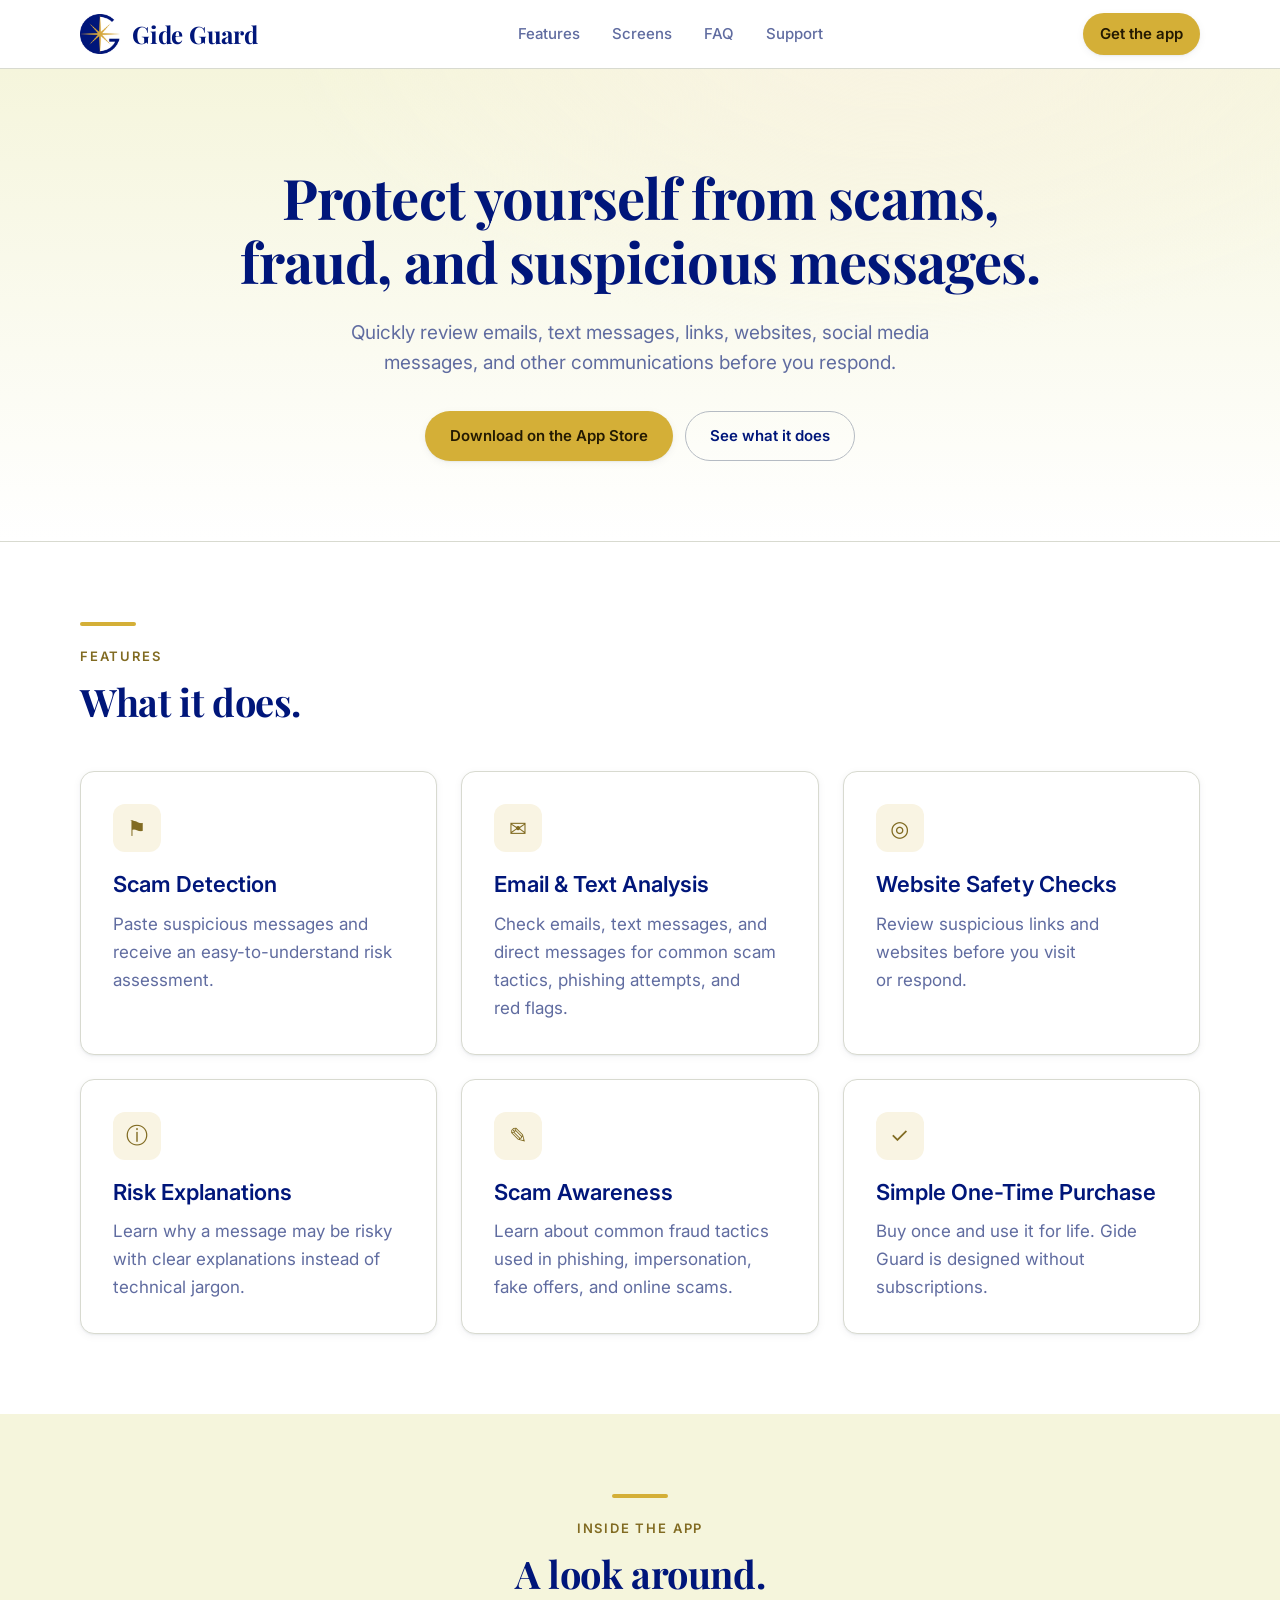
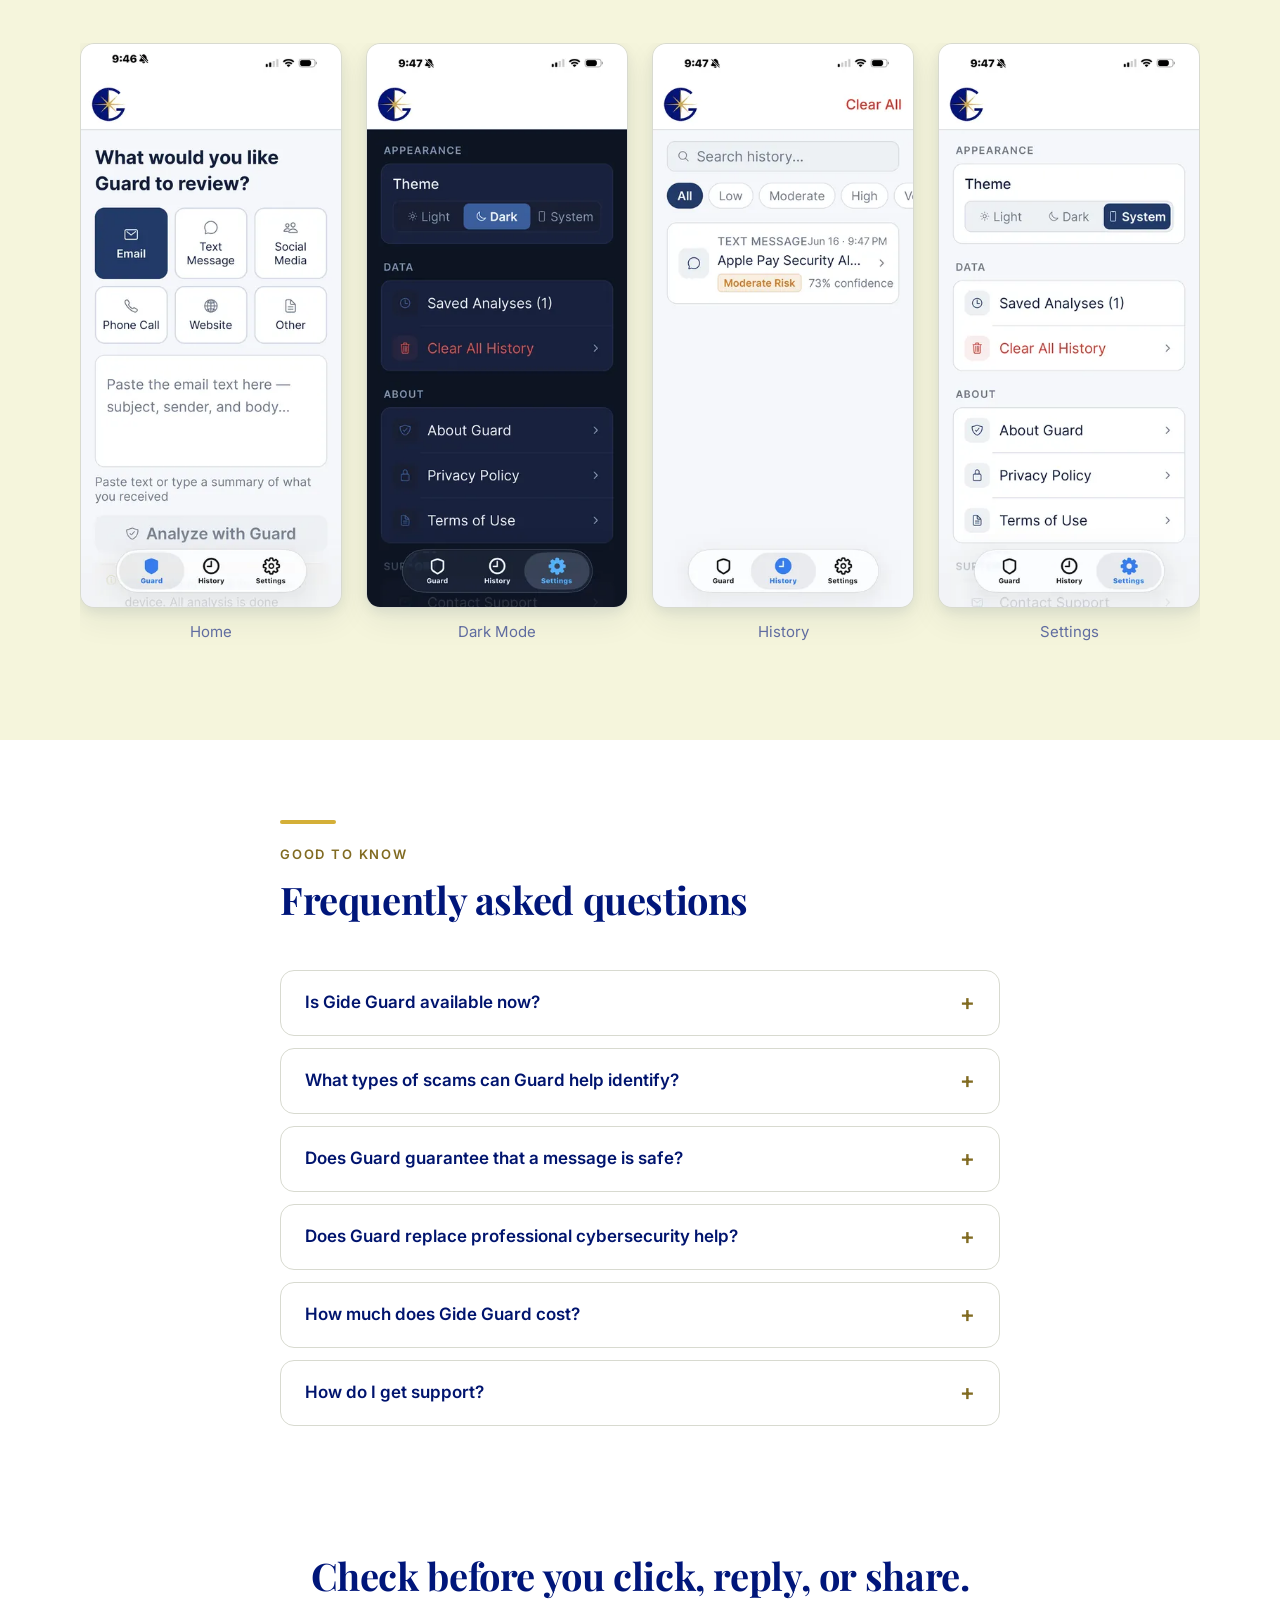
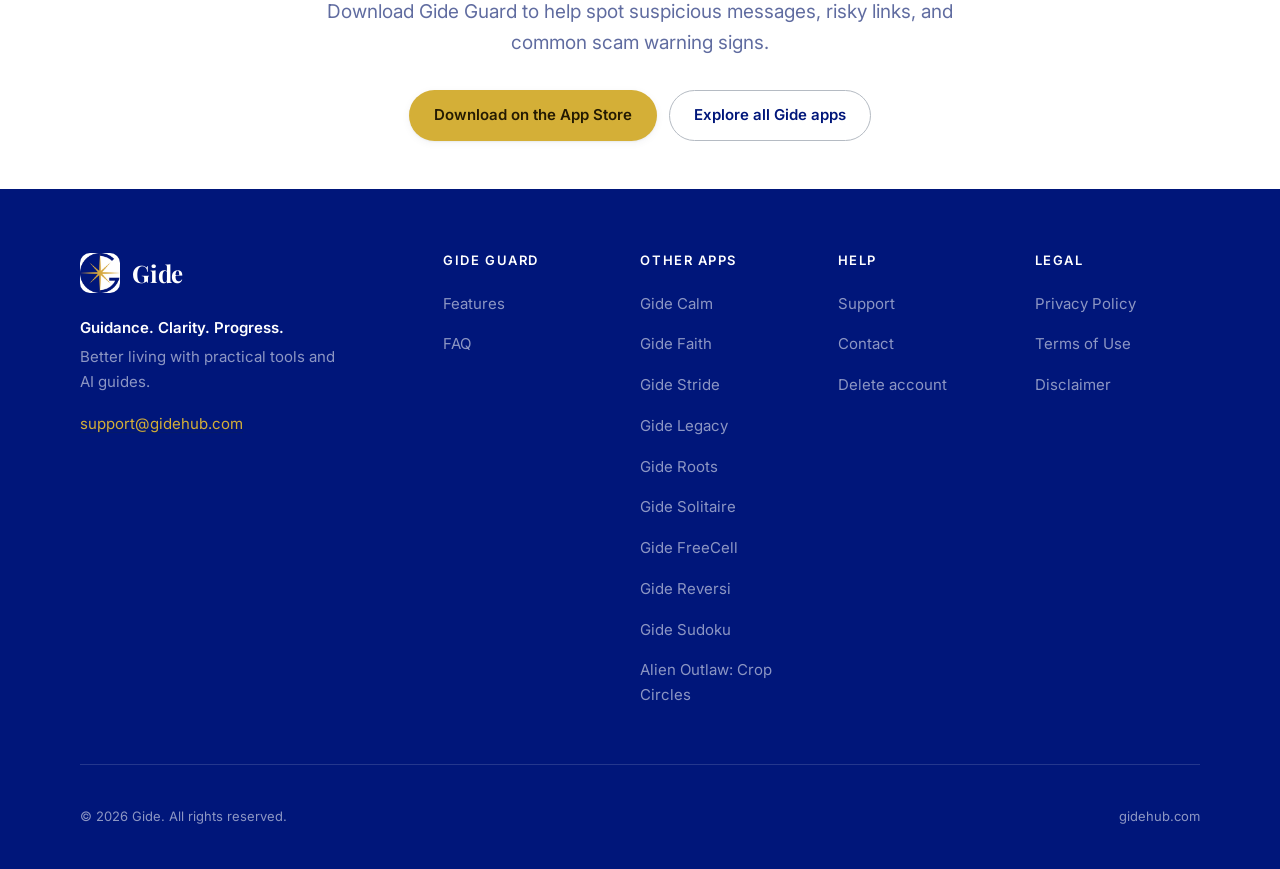
<file: index.html>
<!DOCTYPE html>
<html lang="en">
<head>
  <meta charset="UTF-8">
  <meta name="viewport" content="width=device-width, initial-scale=1">
  <title>Gide Guard | Think clearly about safety</title>
  <meta name="description" content="Quickly review emails, text messages, links, websites, social media messages, and other communications before you respond.">
  <link rel="canonical" href="https://guard.gidehub.com/">

  <meta property="og:type" content="website">
  <meta property="og:site_name" content="Gide">
  <meta property="og:title" content="Gide Guard | Think clearly about safety">
  <meta property="og:description" content="Quickly review emails, text messages, links, websites, social media messages, and other communications before you respond.">
  <meta property="og:url" content="https://guard.gidehub.com/">
  <meta name="twitter:card" content="summary_large_image">

  <link rel="icon" type="image/png" href="assets/logo.png">
  <link rel="apple-touch-icon" href="assets/logo.png">
  <meta name="theme-color" content="#00167A">

  <link rel="preconnect" href="https://fonts.googleapis.com">
  <link rel="preconnect" href="https://fonts.gstatic.com" crossorigin>
  <link rel="stylesheet" href="https://fonts.googleapis.com/css2?family=Inter:wght@400;500;600;700&family=Playfair+Display:wght@600;700&display=swap">

  <link rel="stylesheet" href="assets/css/app.css">
</head>
<body class="app-site">

<a class="skip-link" href="#main">Skip to content</a>

<header class="site-header" data-nav>
  <div class="wrap header-inner">

    <a class="brand" href="/">
      <img src="assets/logo.png" alt="" width="40" height="40" class="brand-mark">
      <span class="brand-name">Gide Guard</span>
    </a>

    <nav class="nav-desktop" aria-label="Main">
      <ul>
        <li><a href="#features">Features</a></li>
        <li><a href="#screens">Screens</a></li>
        
        <li><a href="#faq">FAQ</a></li>
        <li><a href="https://gidehub.com/support.html">Support</a></li>
      </ul>
    </nav>

    <div class="header-actions">
      <a class="btn btn-accent btn-sm nav-cta" href="https://apps.apple.com/app/id6779041138">Get the app</a>
      <button class="nav-toggle" type="button" aria-expanded="false" aria-controls="mobile-nav" aria-label="Open menu">
        <span class="nav-toggle-bars" aria-hidden="true"><i></i><i></i><i></i></span>
      </button>
    </div>

  </div>

  <div class="nav-panel" id="mobile-nav" hidden>
    <nav class="wrap" aria-label="Mobile">
      <ul class="nav-panel-primary">
        <li><a href="#features">Features</a></li>
        <li><a href="#screens">Screens</a></li>
        
        <li><a href="#faq">FAQ</a></li>
      </ul>
      <ul class="nav-panel-secondary">
        <li><a href="https://gidehub.com/">All of Gide</a></li>
        <li><a href="https://gidehub.com/support.html">Support</a></li>
        <li><a href="https://gidehub.com/privacy.html">Privacy policy</a></li>
      </ul>
      <a class="btn btn-accent btn-block" href="https://apps.apple.com/app/id6779041138">Get the app</a>
    </nav>
  </div>
</header>

<main id="main">

  <section class="hero app-hero">
    <div class="wrap">
      <h1>Protect yourself from scams, fraud, and suspicious messages.</h1>
      <p class="lede">Quickly review emails, text messages, links, websites, social media messages, and other communications before you respond.</p>
      <div class="btn-row">
        <a class="btn btn-accent" href="https://apps.apple.com/app/id6779041138">Download on the App Store</a>
        <a class="btn btn-outline" href="#features">See what it does</a>
      </div>
      
    </div>
  </section>

  <section class="section" id="features">
    <div class="wrap">
      <div class="section-head rule-top">
        <p class="eyebrow">Features</p>
        <h2>What it does.</h2>
        
      </div>
      <div class="grid grid-3">
        <article class="card feature-card">
          <span class="feature-icon" aria-hidden="true">⚑</span>
          <h3>Scam Detection</h3>
          <p>Paste suspicious messages and receive an easy-to-understand risk assessment.</p>
        </article>
        <article class="card feature-card">
          <span class="feature-icon" aria-hidden="true">✉</span>
          <h3>Email &amp; Text Analysis</h3>
          <p>Check emails, text messages, and direct messages for common scam tactics, phishing attempts, and red flags.</p>
        </article>
        <article class="card feature-card">
          <span class="feature-icon" aria-hidden="true">◎</span>
          <h3>Website Safety Checks</h3>
          <p>Review suspicious links and websites before you visit or respond.</p>
        </article>
        <article class="card feature-card">
          <span class="feature-icon" aria-hidden="true">ⓘ</span>
          <h3>Risk Explanations</h3>
          <p>Learn why a message may be risky with clear explanations instead of technical jargon.</p>
        </article>
        <article class="card feature-card">
          <span class="feature-icon" aria-hidden="true">✎</span>
          <h3>Scam Awareness</h3>
          <p>Learn about common fraud tactics used in phishing, impersonation, fake offers, and online scams.</p>
        </article>
        <article class="card feature-card">
          <span class="feature-icon" aria-hidden="true">✓</span>
          <h3>Simple One-Time Purchase</h3>
          <p>Buy once and use it for life. Gide Guard is designed without subscriptions.</p>
        </article>
      </div>
    </div>
  </section>

  <section class="section section-cream" id="screens">
    <div class="wrap">
      <div class="section-head centered rule-top">
        <p class="eyebrow">Inside the app</p>
        <h2>A look around.</h2>
      </div>
      <div class="shot-row">
        <figure class="shot">
          <img src="assets/shots/home.webp" alt="Gide Guard home screen" width="370" height="800" loading="lazy">
          <figcaption>Home</figcaption>
        </figure>
        <figure class="shot">
          <img src="assets/shots/dark.webp" alt="Gide Guard dark mode settings screen" width="370" height="800" loading="lazy">
          <figcaption>Dark Mode</figcaption>
        </figure>
        <figure class="shot">
          <img src="assets/shots/history.webp" alt="Gide Guard analysis history screen" width="370" height="800" loading="lazy">
          <figcaption>History</figcaption>
        </figure>
        <figure class="shot">
          <img src="assets/shots/settings.webp" alt="Gide Guard settings screen" width="370" height="800" loading="lazy">
          <figcaption>Settings</figcaption>
        </figure>
      </div>
    </div>
  </section>

  <section class="section" id="faq">
    <div class="wrap wrap-narrow">
      <div class="section-head rule-top">
        <p class="eyebrow">Good to know</p>
        <h2>Frequently asked questions</h2>
      </div>
      <div class="faq">
        <details>
          <summary>Is Gide Guard available now?</summary>
          <p>Yes. Gide Guard is available on the App Store as a simple tool to help users recognize suspicious messages and scam warning signs.</p>
        </details>
        <details>
          <summary>What types of scams can Guard help identify?</summary>
          <p>Guard is designed to help identify phishing emails, fraudulent text messages, fake websites, impersonation scams, online marketplace scams, suspicious links, and other risky communications.</p>
        </details>
        <details>
          <summary>Does Guard guarantee that a message is safe?</summary>
          <p>No. Gide Guard provides guidance and risk awareness to help you make a more informed decision. No app can guarantee that every message, website, person, or offer is safe.</p>
        </details>
        <details>
          <summary>Does Guard replace professional cybersecurity help?</summary>
          <p>No. Gide Guard is an educational and personal-use tool. It is not a substitute for professional cybersecurity, legal, financial, or fraud investigation services.</p>
        </details>
        <details>
          <summary>How much does Gide Guard cost?</summary>
          <p>Gide Guard is available for a one-time purchase of $0.99. Buy it once and use it for life. No subscription is required.</p>
        </details>
        <details>
          <summary>How do I get support?</summary>
          <p>Email us at support@gidehub.com.</p>
        </details>
      </div>
    </div>
  </section>

  <section class="section section-tight cta-band">
    <div class="wrap">
      <h2>Check before you click, reply, or share.</h2>
      <p class="lede">Download Gide Guard to help spot suspicious messages, risky links, and common scam warning signs.</p>
      <div class="btn-row">
        <a class="btn btn-accent" href="https://apps.apple.com/app/id6779041138">Download on the App Store</a>
        <a class="btn btn-outline" href="https://gidehub.com/#apps">Explore all Gide apps</a>
      </div>
    </div>
  </section>

</main>

<footer class="site-footer">
  <div class="wrap">

    <div class="footer-top">
      <div class="footer-brand">
        <a class="brand brand-light" href="https://gidehub.com/">
          <img src="assets/logo.png" alt="" width="40" height="40" class="brand-mark" loading="lazy">
          <span class="brand-name">Gide</span>
        </a>
        <p class="footer-tagline">Guidance. Clarity. Progress.</p>
        <p class="footer-blurb">Better living with practical tools and AI guides.</p>
        <a class="footer-email" href="mailto:support@gidehub.com">support@gidehub.com</a>
      </div>

      <div class="footer-cols">
        <div class="footer-col">
          <h2>Gide Guard</h2>
          <ul>
            <li><a href="#features">Features</a></li>
            
            <li><a href="#faq">FAQ</a></li>
          </ul>
        </div>
        <div class="footer-col">
          <h2>Other apps</h2>
          <ul>
            <li><a href="https://calm.gidehub.com/">Gide Calm</a></li>
            <li><a href="https://faith.gidehub.com/">Gide Faith</a></li>
            <li><a href="https://stride.gidehub.com/">Gide Stride</a></li>
            <li><a href="https://legacy.gidehub.com/">Gide Legacy</a></li>
            <li><a href="https://roots.gidehub.com/">Gide Roots</a></li>
            <li><a href="https://solitaire.gidehub.com/">Gide Solitaire</a></li>
            <li><a href="https://freecell.gidehub.com/">Gide FreeCell</a></li>
            <li><a href="https://reversi.gidehub.com/">Gide Reversi</a></li>
            <li><a href="https://gidehub.com/games/sudoku/">Gide Sudoku</a></li>
            <li><a href="https://alienoutlaw.gidehub.com/">Alien Outlaw: Crop Circles</a></li>
          </ul>
        </div>
        <div class="footer-col">
          <h2>Help</h2>
          <ul>
            <li><a href="https://gidehub.com/support.html">Support</a></li>
            <li><a href="https://gidehub.com/contact.html">Contact</a></li>
            <li><a href="https://gidehub.com/delete-account.html">Delete account</a></li>
          </ul>
        </div>
        <div class="footer-col">
          <h2>Legal</h2>
          <ul>
            <li><a href="https://gidehub.com/privacy.html">Privacy Policy</a></li>
            <li><a href="https://gidehub.com/terms.html">Terms of Use</a></li>
            <li><a href="https://gidehub.com/disclaimer.html">Disclaimer</a></li>
          </ul>
        </div>
      </div>
    </div>

    <div class="footer-bottom">
      <p>&copy; 2026 Gide. All rights reserved.</p>
      <nav class="footer-legal" aria-label="Legal">
        <a href="https://gidehub.com/">gidehub.com</a>
      </nav>
    </div>

  </div>
</footer>

<script src="assets/js/nav.js" defer></script>
</body>
</html>
</file>
<file: assets/css/app.css>
/* ==========================================================================
   Gide design system
   One stylesheet for gidehub.com and every page under it.

   Contents
     1. Tokens
     2. Reset and base elements
     3. Layout primitives
     4. Typography
     5. Buttons and pills
     6. Header and navigation
     7. Hero
     8. Cards and grids
     9. Long-form prose
    10. Forms
    11. Footer
    12. Utilities
   ========================================================================== */

/* 1. Tokens ---------------------------------------------------------------- */

:root {
  /* Brand — official Gide palette.
     Primary #1B2B48 · Secondary #F5F5DC · Tertiary #6F7DBC · Accent #D4AF37 */
  --ink: #1b2b48;
  --ink-soft: #2c4066;
  --periwinkle: #6f7dbc;

  /* Gold is an accent for FILLS, not a text colour: #D4AF37 is 2.1:1 on white
     (fails AA) but 6.7:1 on navy and 7.5:1 behind dark text on a button.
     Use --gold-text for small gold type on light surfaces (4.9:1). */
  --gold: #d4af37;
  --gold-bright: #e0c163;
  --gold-text: #8a6d12;
  --gold-ink: #2b2205;
  --gold-wash: #fbf4de;

  --cream: #f5f5dc;
  --cream-deep: #ebebc7;
  --white: #ffffff;

  /* Per-app accents, from each app's own brand card. */
  --app-guard: #00167a;
  --app-calm: #03424d;
  --app-faith: #590438;
  --app-stride: #17341d;
  --app-legacy: #0a2540;
  --app-roots: #7a3e1a;

  /* Text */
  --text: #16283a;
  --text-muted: #55677a;
  --text-on-dark: #eef3f8;
  --text-on-dark-muted: #a9bccd;

  /* Lines and surfaces */
  --line: #e6dfd1;
  --line-strong: #d6cbb6;
  --line-on-dark: rgba(255, 255, 255, 0.14);

  /* Type scale — six steps, nothing in between */
  --fs-xs: 0.8125rem;   /* 13px  eyebrows, meta */
  --fs-sm: 0.9375rem;   /* 15px  captions, footer */
  --fs-base: 1.0625rem; /* 17px  body */
  --fs-lg: 1.1875rem;   /* 19px  lede */
  --fs-xl: 1.375rem;    /* 22px  card titles */
  --fs-2xl: clamp(1.75rem, 1.3rem + 1.8vw, 2.375rem);  /* section headings */
  --fs-3xl: clamp(2.25rem, 1.4rem + 3.4vw, 3.5rem);    /* page display */

  /* Spacing — 4px base */
  --sp-1: 0.25rem;
  --sp-2: 0.5rem;
  --sp-3: 0.75rem;
  --sp-4: 1rem;
  --sp-6: 1.5rem;
  --sp-8: 2rem;
  --sp-10: 2.5rem;
  --sp-12: 3rem;
  --sp-16: 4rem;
  --sp-20: 5rem;
  --sp-24: 6rem;

  /* Shape */
  --radius-sm: 8px;
  --radius: 14px;
  --radius-lg: 22px;
  --radius-pill: 999px;

  --shadow-sm: 0 1px 2px rgba(15, 39, 64, 0.06), 0 2px 8px rgba(15, 39, 64, 0.05);
  --shadow: 0 4px 12px rgba(15, 39, 64, 0.07), 0 12px 32px rgba(15, 39, 64, 0.07);
  --shadow-lg: 0 12px 28px rgba(15, 39, 64, 0.1), 0 28px 60px rgba(15, 39, 64, 0.12);

  --wrap: 1120px;
  --wrap-narrow: 720px;
  --header-h: 68px;
}

/* 2. Reset and base -------------------------------------------------------- */

*,
*::before,
*::after { box-sizing: border-box; }

* { margin: 0; }

html {
  -webkit-text-size-adjust: 100%;
  scroll-behavior: smooth;
  scroll-padding-top: calc(var(--header-h) + var(--sp-4));
}

@media (prefers-reduced-motion: reduce) {
  html { scroll-behavior: auto; }
  *, *::before, *::after {
    animation-duration: 0.01ms !important;
    transition-duration: 0.01ms !important;
  }
}

body {
  background: var(--white);
  color: var(--text);
  font-family: Inter, system-ui, -apple-system, "Segoe UI", sans-serif;
  font-size: var(--fs-base);
  line-height: 1.65;
  -webkit-font-smoothing: antialiased;
  text-rendering: optimizeLegibility;
}

img,
picture,
video,
canvas { display: block; max-width: 100%; height: auto; }

input, button, textarea, select { font: inherit; color: inherit; }

a { color: var(--ink); text-decoration-color: rgba(15, 39, 64, 0.28); text-underline-offset: 3px; }
a:hover { text-decoration-color: currentColor; }

:focus-visible {
  outline: 3px solid var(--gold-text);
  outline-offset: 2px;
  border-radius: 4px;
}

.skip-link {
  position: absolute;
  left: var(--sp-4);
  top: -100px;
  z-index: 200;
  background: var(--ink);
  color: var(--white);
  padding: var(--sp-3) var(--sp-6);
  border-radius: var(--radius-sm);
  text-decoration: none;
  transition: top 0.15s ease;
}
.skip-link:focus { top: var(--sp-4); }

/* 3. Layout primitives ----------------------------------------------------- */

.wrap {
  width: min(100% - 2.5rem, var(--wrap));
  margin-inline: auto;
}

.wrap-narrow { width: min(100% - 2.5rem, var(--wrap-narrow)); margin-inline: auto; }

.section { padding-block: var(--sp-20); }
.section-tight { padding-block: var(--sp-12); }

/* Alternating surfaces give the page chapters instead of one long scroll. */
.section-cream { background: var(--cream); }
.section-ink {
  background: var(--ink);
  color: var(--text-on-dark);
}
.section-ink h1, .section-ink h2, .section-ink h3 { color: var(--white); }
.section-ink p { color: var(--text-on-dark-muted); }
.section-ink a { color: var(--gold-bright); }

.section-head { max-width: 46rem; margin-bottom: var(--sp-12); }
.section-head.centered { margin-inline: auto; text-align: center; }

/* 4. Typography ------------------------------------------------------------ */

h1, h2, h3, h4 {
  line-height: 1.15;
  font-weight: 700;
  color: var(--ink);
  text-wrap: balance;
}

h1 {
  font-family: "Playfair Display", Georgia, serif;
  font-size: var(--fs-3xl);
  letter-spacing: -0.015em;
}

h2 {
  font-family: "Playfair Display", Georgia, serif;
  font-size: var(--fs-2xl);
  letter-spacing: -0.01em;
}

h3 { font-size: var(--fs-xl); font-weight: 600; }
h4 { font-size: var(--fs-base); font-weight: 600; }

p { text-wrap: pretty; }
p + p { margin-top: var(--sp-4); }

.eyebrow {
  font-size: var(--fs-xs);
  font-weight: 600;
  letter-spacing: 0.14em;
  text-transform: uppercase;
  color: var(--gold-text);
  margin-bottom: var(--sp-3);
}
.section-ink .eyebrow { color: var(--gold-bright); }

.lede {
  font-size: var(--fs-lg);
  line-height: 1.6;
  color: var(--text-muted);
}
.section-ink .lede { color: var(--text-on-dark-muted); }

.section-head h2 + .lede { margin-top: var(--sp-4); }

/* 5. Buttons --------------------------------------------------------------- */

.btn {
  display: inline-flex;
  align-items: center;
  justify-content: center;
  gap: var(--sp-2);
  min-height: 44px;
  padding: var(--sp-3) var(--sp-6);
  border: 1px solid transparent;
  border-radius: var(--radius-pill);
  font-size: var(--fs-sm);
  font-weight: 600;
  text-decoration: none;
  cursor: pointer;
  transition: transform 0.15s ease, box-shadow 0.15s ease, background-color 0.15s ease;
}
.btn:hover { transform: translateY(-1px); }
.btn:active { transform: translateY(0); }

.btn-gold {
  background: var(--gold);
  color: var(--gold-ink);
  box-shadow: var(--shadow-sm);
}
.btn-gold:hover { background: var(--gold-bright); box-shadow: var(--shadow); }

.btn-ink { background: var(--ink); color: var(--white); }
.btn-ink:hover { background: var(--ink-soft); }

.btn-outline {
  background: transparent;
  border-color: var(--line-strong);
  color: var(--ink);
}
.btn-outline:hover { border-color: var(--ink); background: var(--cream); }

.section-ink .btn-outline {
  border-color: var(--line-on-dark);
  color: var(--white);
}
.section-ink .btn-outline:hover { background: rgba(255, 255, 255, 0.08); }

.btn-sm { min-height: 38px; padding: var(--sp-2) var(--sp-4); }
.btn-block { display: flex; width: 100%; }

.btn-row {
  display: flex;
  flex-wrap: wrap;
  gap: var(--sp-3);
  margin-top: var(--sp-8);
}

/* Status pills ------------------------------------------------------------- */

.pill {
  display: inline-flex;
  align-items: center;
  gap: var(--sp-2);
  padding: var(--sp-1) var(--sp-3);
  border-radius: var(--radius-pill);
  font-size: var(--fs-xs);
  font-weight: 600;
  letter-spacing: 0.02em;
}
.pill::before {
  content: "";
  width: 6px;
  height: 6px;
  border-radius: 50%;
  background: currentColor;
}
/* Used for the "Free" marker on book cards. */
.pill-available { background: #e7f4ec; color: #1d6b3f; }

/* 6. Header and navigation ------------------------------------------------- */

.site-header {
  position: sticky;
  top: 0;
  z-index: 100;
  background: rgba(255, 255, 255, 0.92);
  backdrop-filter: saturate(1.4) blur(10px);
  border-bottom: 1px solid var(--line);
}

.header-inner {
  display: flex;
  align-items: center;
  justify-content: space-between;
  gap: var(--sp-6);
  min-height: var(--header-h);
}

.brand {
  display: inline-flex;
  align-items: center;
  gap: var(--sp-3);
  text-decoration: none;
  color: var(--ink);
}
.brand-mark { width: 40px; height: 40px; border-radius: 10px; }
.brand-name {
  font-family: "Playfair Display", Georgia, serif;
  font-size: 1.5rem;
  font-weight: 700;
  letter-spacing: -0.01em;
  line-height: 1;
}
.brand-light { color: var(--white); }
.brand-light .brand-name { color: var(--white); }

.nav-desktop ul {
  display: flex;
  align-items: center;
  gap: var(--sp-8);
  list-style: none;
  padding: 0;
}
.nav-desktop a {
  display: inline-block;
  padding-block: var(--sp-2);
  font-size: var(--fs-sm);
  font-weight: 500;
  color: var(--text-muted);
  text-decoration: none;
}
.nav-desktop a:hover { color: var(--ink); }
.nav-desktop a.is-current { color: var(--ink); font-weight: 600; }

.header-actions { display: flex; align-items: center; gap: var(--sp-3); }

/* The menu button the old site never had. */
.nav-toggle {
  display: none;
  width: 44px;
  height: 44px;
  align-items: center;
  justify-content: center;
  background: transparent;
  border: 1px solid var(--line-strong);
  border-radius: var(--radius-sm);
  cursor: pointer;
}
.nav-toggle-bars { display: block; width: 20px; height: 14px; position: relative; }
.nav-toggle-bars i {
  position: absolute;
  left: 0;
  width: 100%;
  height: 2px;
  border-radius: 2px;
  background: var(--ink);
  transition: transform 0.2s ease, opacity 0.2s ease;
}
.nav-toggle-bars i:nth-child(1) { top: 0; }
.nav-toggle-bars i:nth-child(2) { top: 6px; }
.nav-toggle-bars i:nth-child(3) { top: 12px; }

.nav-toggle[aria-expanded="true"] i:nth-child(1) { transform: translateY(6px) rotate(45deg); }
.nav-toggle[aria-expanded="true"] i:nth-child(2) { opacity: 0; }
.nav-toggle[aria-expanded="true"] i:nth-child(3) { transform: translateY(-6px) rotate(-45deg); }

.nav-panel {
  border-top: 1px solid var(--line);
  background: var(--white);
  padding-block: var(--sp-6) var(--sp-8);
  max-height: calc(100dvh - var(--header-h));
  overflow-y: auto;
}
.nav-panel[hidden] { display: none; }

.nav-panel ul { list-style: none; padding: 0; }
.nav-panel a {
  display: block;
  min-height: 48px;
  display: flex;
  align-items: center;
  text-decoration: none;
  color: var(--ink);
  border-bottom: 1px solid var(--line);
}
.nav-panel-primary a { font-size: var(--fs-lg); font-weight: 600; }
.nav-panel-secondary { margin-top: var(--sp-4); }
.nav-panel-secondary a { font-size: var(--fs-base); color: var(--text-muted); }
.nav-panel .btn { margin-top: var(--sp-6); }

@media (max-width: 900px) {
  .nav-desktop { display: none; }
  .nav-toggle { display: inline-flex; }
  .nav-cta { display: none; }
}

/* 7. Hero ------------------------------------------------------------------ */

/* One headline, one sentence, one action. */
.hero {
  position: relative;
  padding-block: var(--sp-24) var(--sp-20);
  background:
    radial-gradient(60rem 30rem at 70% -10%, var(--gold-wash), transparent 70%),
    linear-gradient(180deg, var(--cream) 0%, var(--white) 100%);
  border-bottom: 1px solid var(--line);
  text-align: center;
}
.hero .wrap { max-width: 52rem; }
.hero h1 { margin-bottom: var(--sp-6); }
.hero .lede { margin-inline: auto; max-width: 40rem; }
.hero .btn-row { justify-content: center; }

.hero-note {
  margin-top: var(--sp-6);
  font-size: var(--fs-sm);
  color: var(--text-muted);
}

.hero-compact { padding-block: var(--sp-16) var(--sp-12); }

/* Page header for interior pages */
.page-head {
  padding-block: var(--sp-16) var(--sp-12);
  background: var(--cream);
  border-bottom: 1px solid var(--line);
}
.page-head .wrap { max-width: 46rem; }
.page-head .lede { margin-top: var(--sp-4); }

/* 8. Cards and grids ------------------------------------------------------- */

.grid { display: grid; gap: var(--sp-6); }
.grid-2 { grid-template-columns: repeat(auto-fit, minmax(20rem, 1fr)); }
.grid-3 { grid-template-columns: repeat(auto-fit, minmax(17rem, 1fr)); }
.grid-4 { grid-template-columns: repeat(auto-fit, minmax(13rem, 1fr)); }

.card {
  display: flex;
  flex-direction: column;
  gap: var(--sp-3);
  padding: var(--sp-8);
  background: var(--white);
  border: 1px solid var(--line);
  border-radius: var(--radius);
  box-shadow: var(--shadow-sm);
  transition: transform 0.18s ease, box-shadow 0.18s ease, border-color 0.18s ease;
}
.card p { color: var(--text-muted); }
.card h3 a { text-decoration: none; }

a.card, .card-link { text-decoration: none; color: inherit; }
a.card:hover, .card:has(a:hover) {
  transform: translateY(-3px);
  box-shadow: var(--shadow);
  border-color: var(--line-strong);
}

.section-ink .card {
  background: rgba(255, 255, 255, 0.05);
  border-color: var(--line-on-dark);
  box-shadow: none;
}

.card-icon {
  width: 52px;
  height: 52px;
  border-radius: 12px;
  margin-bottom: var(--sp-2);
}

/* App cards — each carries its own brand accent from --app-*. */
.app-card,
.app-card-quiet { position: relative; --accent: var(--gold); }
.app-card { border-top: 3px solid var(--accent); }
[data-app="guard"]  { --accent: var(--app-guard); }
[data-app="calm"]   { --accent: var(--app-calm); }
[data-app="faith"]  { --accent: var(--app-faith); }
[data-app="stride"] { --accent: var(--app-stride); }
[data-app="legacy"] { --accent: var(--app-legacy); }
[data-app="roots"]  { --accent: var(--app-roots); }
.app-card-quiet { border-left: 3px solid var(--accent); }
.app-card .card-icon,
.app-card-quiet .card-icon { box-shadow: 0 0 0 1px var(--line); }
.app-card .pill { align-self: flex-start; }
.app-card .btn-row { margin-top: auto; padding-top: var(--sp-6); }

.app-card-quiet {
  flex-direction: row;
  align-items: center;
  gap: var(--sp-4);
  padding: var(--sp-6);
}
.app-card-quiet .card-icon { width: 40px; height: 40px; margin: 0; flex: none; }
.app-card-quiet h3 { font-size: var(--fs-base); }
.app-card-quiet p { font-size: var(--fs-sm); }

/* Book cards */
.book-card {
  display: flex;
  flex-direction: column;
  gap: var(--sp-4);
  padding: var(--sp-6);
  background: var(--white);
  border: 1px solid var(--line);
  border-radius: var(--radius);
  text-decoration: none;
  color: inherit;
  box-shadow: var(--shadow-sm);
  transition: transform 0.18s ease, box-shadow 0.18s ease;
}
.book-card:hover { transform: translateY(-3px); box-shadow: var(--shadow); }
.book-cover {
  width: 100%;
  aspect-ratio: 2 / 3;
  object-fit: cover;
  border-radius: var(--radius-sm);
  box-shadow: var(--shadow);
  background: var(--cream-deep);
}
.book-card h3 { font-size: var(--fs-base); }
.book-card p { font-size: var(--fs-sm); color: var(--text-muted); }

/* Feature list */
.feature-list { list-style: none; padding: 0; display: grid; gap: var(--sp-6); }
.feature-list li { display: grid; gap: var(--sp-1); }
.feature-list b { font-size: var(--fs-base); color: var(--ink); }
.feature-list span { color: var(--text-muted); }
.section-ink .feature-list b { color: var(--white); }
.section-ink .feature-list span { color: var(--text-on-dark-muted); }

/* Numbered steps */
.steps { counter-reset: step; list-style: none; padding: 0; }
.steps li { position: relative; padding-left: var(--sp-12); }
.steps li + li { margin-top: var(--sp-6); }
.steps li::before {
  counter-increment: step;
  content: counter(step);
  position: absolute;
  left: 0;
  top: 0;
  width: 32px;
  height: 32px;
  display: grid;
  place-items: center;
  border-radius: 50%;
  background: var(--gold-wash);
  color: var(--gold-text);
  font-size: var(--fs-sm);
  font-weight: 700;
}

/* Episode rows */
.episode {
  display: grid;
  gap: var(--sp-3);
  padding: var(--sp-6) 0;
  border-bottom: 1px solid var(--line);
}
.episode:first-of-type { border-top: 1px solid var(--line); }
.episode-meta { font-size: var(--fs-xs); font-weight: 600; letter-spacing: 0.1em; text-transform: uppercase; color: var(--gold-text); }
.episode h3 { font-size: var(--fs-lg); }
.episode p { color: var(--text-muted); }
.episode audio { width: 100%; margin-top: var(--sp-2); }

/* FAQ */
.faq details {
  border: 1px solid var(--line);
  border-radius: var(--radius);
  padding: var(--sp-4) var(--sp-6);
  background: var(--white);
}
.faq details + details { margin-top: var(--sp-3); }
.faq summary {
  cursor: pointer;
  font-weight: 600;
  min-height: 32px;
  display: flex;
  align-items: center;
  list-style: none;
}
.faq summary::-webkit-details-marker { display: none; }
.faq summary::after { content: "+"; margin-left: auto; font-size: 1.4rem; color: var(--gold-text); line-height: 1; }
.faq details[open] summary::after { content: "\2212"; }
.faq details[open] summary { margin-bottom: var(--sp-3); }
.faq p { color: var(--text-muted); }

/* Callout */
.callout {
  padding: var(--sp-8);
  background: var(--gold-wash);
  border: 1px solid var(--line-strong);
  border-radius: var(--radius);
}
.callout h3 { margin-bottom: var(--sp-2); }
.callout p { color: var(--text-muted); }

/* Final CTA band */
.cta-band { text-align: center; }
.cta-band .wrap { max-width: 44rem; }
.cta-band .btn-row { justify-content: center; }

/* 9. Long-form prose ------------------------------------------------------- */

.prose {
  max-width: 44rem;
  padding-block: var(--sp-16);
}
.prose > * + * { margin-top: var(--sp-4); }
.prose h2 {
  font-size: 1.625rem;
  margin-top: var(--sp-12);
  padding-top: var(--sp-2);
}
.prose h3 { font-size: var(--fs-xl); margin-top: var(--sp-8); }
.prose ul, .prose ol { padding-left: var(--sp-6); }
.prose li + li { margin-top: var(--sp-2); }
.prose a { color: var(--ink); font-weight: 500; }
.prose strong { color: var(--ink); }
.prose hr { border: 0; border-top: 1px solid var(--line); margin-block: var(--sp-12); }
.prose table { width: 100%; border-collapse: collapse; font-size: var(--fs-sm); }
.prose th, .prose td { text-align: left; padding: var(--sp-3); border-bottom: 1px solid var(--line); }
.prose .updated { font-size: var(--fs-sm); color: var(--text-muted); }

.toc {
  padding: var(--sp-6);
  background: var(--cream);
  border-radius: var(--radius);
  border: 1px solid var(--line);
}
.toc ul { list-style: none; padding: 0; columns: 2; column-gap: var(--sp-8); }
.toc li { break-inside: avoid; margin-bottom: var(--sp-2); }
.toc a { font-size: var(--fs-sm); }

/* 10. Forms ---------------------------------------------------------------- */

.form { display: grid; gap: var(--sp-5); max-width: 34rem; }
.field { display: grid; gap: var(--sp-2); }
.field label { font-size: var(--fs-sm); font-weight: 600; }
.field input,
.field textarea {
  width: 100%;
  min-height: 48px;
  padding: var(--sp-3) var(--sp-4);
  background: var(--white);
  border: 1px solid var(--line-strong);
  border-radius: var(--radius-sm);
}
.field textarea { min-height: 10rem; resize: vertical; }
.field input:focus, .field textarea:focus { border-color: var(--gold-text); }

/* 11. Footer --------------------------------------------------------------- */

.site-footer {
  background: var(--ink);
  color: var(--text-on-dark-muted);
  padding-block: var(--sp-16) var(--sp-8);
  font-size: var(--fs-sm);
}
.footer-top {
  display: grid;
  grid-template-columns: minmax(16rem, 1fr) 2.4fr;
  gap: var(--sp-12);
  padding-bottom: var(--sp-12);
  border-bottom: 1px solid var(--line-on-dark);
}
.footer-tagline { margin-top: var(--sp-4); color: var(--white); font-weight: 600; }
.footer-blurb { margin-top: var(--sp-1); }
.footer-email {
  display: inline-flex;
  align-items: center;
  min-height: 44px;
  margin-top: var(--sp-2);
  color: var(--gold);
}

.footer-cols {
  display: grid;
  grid-template-columns: repeat(auto-fit, minmax(9.5rem, 1fr));
  gap: var(--sp-8);
}
.footer-col h2 {
  font-family: Inter, sans-serif;
  font-size: var(--fs-xs);
  font-weight: 600;
  letter-spacing: 0.12em;
  text-transform: uppercase;
  color: var(--white);
  margin-bottom: var(--sp-4);
}
.footer-col ul { list-style: none; padding: 0; }
.footer-col a {
  color: var(--text-on-dark-muted);
  text-decoration: none;
  display: inline-flex;
  align-items: center;
  /* Padding rather than margin, so the tap area is the spacing. */
  min-height: 40px;
  padding-block: var(--sp-2);
}
.footer-col a:hover { color: var(--white); text-decoration: underline; }

.footer-bottom {
  display: flex;
  flex-wrap: wrap;
  align-items: center;
  justify-content: space-between;
  gap: var(--sp-4);
  padding-top: var(--sp-8);
  font-size: var(--fs-xs);
}
.footer-legal { display: flex; flex-wrap: wrap; gap: var(--sp-6); }
.footer-legal a {
  color: var(--text-on-dark-muted);
  text-decoration: none;
  display: inline-flex;
  align-items: center;
  min-height: 40px;
}
.footer-legal a:hover { color: var(--white); text-decoration: underline; }

/* 12. Utilities ------------------------------------------------------------ */

.centered { text-align: center; }
.muted { color: var(--text-muted); }
.small { font-size: var(--fs-sm); }
.stack-4 > * + * { margin-top: var(--sp-4); }
.stack-6 > * + * { margin-top: var(--sp-6); }
.visually-hidden {
  position: absolute;
  width: 1px; height: 1px;
  padding: 0; margin: -1px;
  overflow: hidden;
  clip: rect(0 0 0 0);
  white-space: nowrap;
}

@media (max-width: 720px) {
  .section { padding-block: var(--sp-16); }
  .hero { padding-block: var(--sp-16) var(--sp-12); }
  .footer-top { grid-template-columns: 1fr; gap: var(--sp-10); }
  .toc ul { columns: 1; }
  .btn-row .btn { flex: 1 1 100%; }
}

/* Book detail ------------------------------------------------------------- */

.book-detail {
  display: grid;
  grid-template-columns: minmax(0, 18rem) minmax(0, 1fr);
  gap: var(--sp-12);
  align-items: start;
}
.book-detail-cover { position: sticky; top: calc(var(--header-h) + var(--sp-8)); }
.book-detail-body > * + * { margin-top: var(--sp-4); }
.book-detail-body h3 { margin-top: var(--sp-8); }
.book-format { display: flex; align-items: center; gap: var(--sp-3); }

.check-list { list-style: none; padding: 0; display: grid; gap: var(--sp-3); }
.check-list li { position: relative; padding-left: var(--sp-8); color: var(--text-muted); }
.check-list li::before {
  content: "";
  position: absolute;
  left: 0;
  top: 0.6em;
  width: 10px;
  height: 10px;
  border-radius: 50%;
  background: var(--gold);
}

.infographic {
  width: 100%;
  border-radius: var(--radius-sm);
  border: 1px solid var(--line);
  background: var(--cream);
}

@media (max-width: 780px) {
  .book-detail { grid-template-columns: 1fr; gap: var(--sp-8); }
  .book-detail-cover { position: static; max-width: 14rem; }
}

/* ==========================================================================
   13. Visual treatment
   The layout above is deliberately plain; this section is what gives the
   pages something to look at. Product screenshots and each app's own brand
   colour do the work, so nothing here is decoration for its own sake.
   ========================================================================== */

/* Split hero with product art ---------------------------------------------- */

.hero-split { text-align: left; padding-block: var(--sp-20) var(--sp-16); }
.hero-split .wrap { max-width: var(--wrap); }

.hero-grid {
  display: grid;
  grid-template-columns: minmax(0, 1.05fr) minmax(0, 1fr);
  gap: var(--sp-16);
  align-items: center;
}
.hero-split .lede { margin-inline: 0; max-width: 34rem; }
.hero-split .btn-row { justify-content: flex-start; }
.hero-split h1 { letter-spacing: -0.025em; }

/* A fanned cluster of real screens, rather than a stock illustration. */
.hero-art {
  position: relative;
  display: grid;
  grid-template-columns: repeat(3, 1fr);
  align-items: end;
  gap: var(--sp-4);
  padding-block: var(--sp-6);
}
.hero-art img {
  width: 100%;
  border-radius: 18px;
  border: 1px solid rgba(255, 255, 255, 0.7);
  box-shadow: var(--shadow-lg);
  background: var(--white);
}
.hero-art img:nth-child(1) { transform: rotate(-5deg) translateY(14px); }
.hero-art img:nth-child(2) { transform: translateY(-14px) scale(1.06); z-index: 2; }
.hero-art img:nth-child(3) { transform: rotate(5deg) translateY(14px); }

/* Gold rule under a display heading, instead of another plain block of text. */
.rule-top { position: relative; padding-top: var(--sp-6); }
.rule-top::before {
  content: "";
  position: absolute;
  top: 0;
  left: 0;
  width: 56px;
  height: 4px;
  border-radius: 2px;
  background: var(--gold);
}
.centered.rule-top::before { left: 50%; transform: translateX(-50%); }

/* App cards carrying their own colour ------------------------------------- */

.app-card {
  padding: 0;
  overflow: hidden;
  border-top: 0;
  gap: 0;
}

/* The coloured band is the app's identity, so it gets real estate rather
   than a hairline. --accent comes from the [data-app] rules above. */
.app-card-head {
  position: relative;
  display: flex;
  align-items: center;
  gap: var(--sp-4);
  padding: var(--sp-6);
  min-height: 104px;
  background:
    radial-gradient(18rem 10rem at 85% -30%, rgba(255, 255, 255, 0.28), transparent 70%),
    linear-gradient(135deg, var(--accent) 0%, color-mix(in srgb, var(--accent) 72%, #000) 100%);
}
.app-card-head img {
  width: 56px;
  height: 56px;
  border-radius: 14px;
  background: rgba(255, 255, 255, 0.92);
  padding: 4px;
  box-shadow: 0 6px 18px rgba(0, 0, 0, 0.22);
}
.app-card-head h3 {
  color: #fff;
  font-size: var(--fs-xl);
  text-shadow: 0 1px 12px rgba(0, 0, 0, 0.28);
}

.app-card-body {
  display: flex;
  flex-direction: column;
  gap: var(--sp-3);
  padding: var(--sp-6);
  flex: 1;
}
.app-card-body .btn-row { margin-top: auto; padding-top: var(--sp-4); }

/* Screens band ------------------------------------------------------------- */

.screens-band { overflow: hidden; }
.screens-strip {
  display: grid;
  grid-auto-flow: column;
  grid-auto-columns: minmax(9.5rem, 1fr);
  gap: var(--sp-6);
  align-items: center;
}
.screens-strip img {
  width: 100%;
  border-radius: 16px;
  border: 1px solid var(--line-on-dark);
  box-shadow: var(--shadow-lg);
}
.screens-strip img:nth-child(even) { transform: translateY(-18px); }

/* Books on a dark band so the covers carry the section ---------------------- */

.book-showcase {
  display: grid;
  grid-template-columns: repeat(auto-fit, minmax(9rem, 1fr));
  gap: var(--sp-6);
  align-items: end;
}
.book-showcase a { text-decoration: none; display: block; }
.book-showcase img {
  width: 100%;
  aspect-ratio: 2 / 3;
  object-fit: cover;
  border-radius: 10px;
  box-shadow: var(--shadow-lg);
  transition: transform 0.2s ease;
}
.book-showcase a:hover img { transform: translateY(-6px); }
.book-showcase span {
  display: block;
  margin-top: var(--sp-3);
  font-size: var(--fs-sm);
  color: var(--text-on-dark-muted);
}

@media (max-width: 900px) {
  .hero-grid { grid-template-columns: 1fr; gap: var(--sp-10); }
  .hero-art { max-width: 26rem; margin-inline: auto; }
}
@media (max-width: 720px) {
  .screens-strip { grid-auto-columns: minmax(8rem, 1fr); }
  .screens-strip img:nth-child(even) { transform: none; }
}


/* guard palette — generated by tools/build-app-sites.mjs.
   Do not edit here: edit src/data/palettes.json in the main Gide site repo
   and re-run the generator. Contrast is verified by tools/check-contrast.mjs. */
:root {
  --ink: #00167A;
  --ink-soft: #2e4092;
  --cream: #F5F5DC;
  --cream-deep: #e1e3d4;
  --gold: #D4AF37;
  --gold-bright: #dfc369;
  --gold-text: #816b22;
  --gold-ink: #241a02;
  --gold-wash: #f9f4e3;
  --line: #d8dad0;
  --line-strong: #b5bbc3;
  --text: #00146e;
  --text-muted: #606ca0;
  --text-on-dark-muted: #8c96c3;
  --accent-on-ink: #D4AF37;
}

/* On this app's dark surface the raw accent can be too low-contrast, so
   anything that reads as text there uses the lightened variant. */
.section-ink .eyebrow,
.section-ink a,
.footer-email { color: var(--accent-on-ink); }

/* The accent button uses this app's own accent rather than Gide gold. */
.btn-accent {
  background: var(--gold);
  color: var(--gold-ink);
  box-shadow: var(--shadow-sm);
}
.btn-accent:hover { background: var(--gold-bright); box-shadow: var(--shadow); }

.app-hero {
  background:
    radial-gradient(55rem 28rem at 70% -10%, var(--gold-wash), transparent 70%),
    linear-gradient(180deg, var(--cream) 0%, var(--white) 100%);
  text-align: center;
}
.app-hero .pill { margin-bottom: var(--sp-6); }
.app-hero .btn-row { justify-content: center; }

.feature-card { align-items: flex-start; }
.feature-icon {
  display: grid;
  place-items: center;
  width: 48px;
  height: 48px;
  border-radius: 12px;
  background: var(--gold-wash);
  color: var(--gold-text);
  font-size: 1.35rem;
  margin-bottom: var(--sp-2);
}

/* Screenshot strip */
.shot-row {
  display: grid;
  grid-auto-flow: column;
  grid-auto-columns: minmax(11rem, 1fr);
  gap: var(--sp-6);
  overflow-x: auto;
  padding-bottom: var(--sp-4);
  scroll-snap-type: x mandatory;
}
.shot { scroll-snap-align: start; margin: 0; }
.shot img {
  width: 100%;
  border-radius: var(--radius);
  border: 1px solid var(--line);
  box-shadow: var(--shadow);
  background: var(--cream);
}
.shot figcaption {
  margin-top: var(--sp-3);
  text-align: center;
  font-size: var(--fs-sm);
  color: var(--text-muted);
}

@media (max-width: 720px) {
  .shot-row { grid-auto-columns: minmax(9.5rem, 1fr); }
}
</file>
